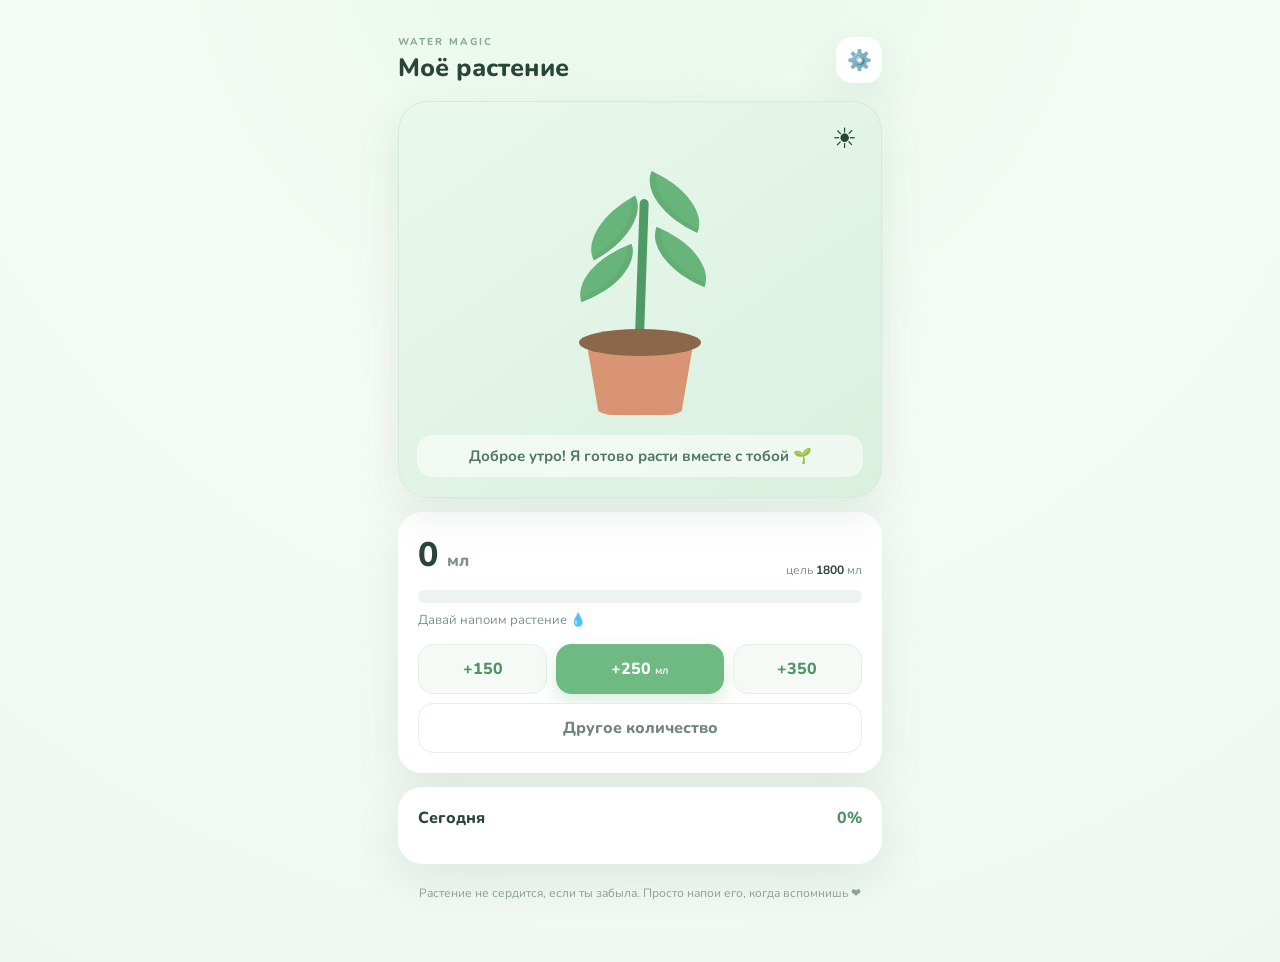
<file: index.html>
<!doctype html>
<html lang="ru">
<head>
  <meta charset="UTF-8" />
  <meta name="viewport" content="width=device-width,initial-scale=1,viewport-fit=cover" />
  <meta name="theme-color" content="#dff4e7" />
  <meta name="apple-mobile-web-app-capable" content="yes" />
  <meta name="apple-mobile-web-app-status-bar-style" content="default" />
  <meta name="apple-mobile-web-app-title" content="Моё растение" />
  <link rel="manifest" href="/manifest.json" />
  <link rel="icon" href="/icon.svg" />
  <link rel="stylesheet" href="/style.css" />
  <title>Моё растение 🌱</title>
</head>
<body>
  <main class="app">
    <header class="topbar">
      <div>
        <p class="eyebrow">WATER MAGIC</p>
        <h1>Моё растение</h1>
      </div>
      <button class="icon-btn" id="settingsBtn" aria-label="Настройки">⚙️</button>
    </header>

    <section class="plant-card" id="plantCard">
      <div class="sun">☀️</div>
      <div class="plant-stage" id="plantStage">
        <div class="sparkles" id="sparkles">✦　✧　✦</div>
        <div class="plant" id="plant" aria-label="Растение">
          <div class="leaf leaf-1"></div><div class="leaf leaf-2"></div>
          <div class="leaf leaf-3"></div><div class="leaf leaf-4"></div>
          <div class="stem"></div>
          <div class="flower"><i></i><i></i><i></i><i></i><b></b></div>
        </div>
        <div class="pot"><div class="soil"></div><div class="pot-body"></div></div>
      </div>
      <div class="plant-message" id="plantMessage">Доброе утро! Я готово расти вместе с тобой 🌱</div>
    </section>

    <section class="water-section">
      <div class="progress-head">
        <div><span id="waterAmount">0</span> <small>мл</small></div>
        <div class="goal">цель <strong id="goalAmount">1800</strong> мл</div>
      </div>
      <div class="progress-track"><div class="progress-fill" id="progressFill"></div></div>
      <p class="status" id="statusText">Давай напоим растение 💧</p>

      <div class="quick-add">
        <button data-amount="150">+150</button>
        <button data-amount="250" class="primary">+250 <span>мл</span></button>
        <button data-amount="350">+350</button>
      </div>
      <button class="custom-btn" id="customBtn">Другое количество</button>
    </section>

    <section class="history-card">
      <div class="section-title"><span>Сегодня</span><span id="percent">0%</span></div>
      <div class="drops" id="drops"></div>
    </section>

    <p class="footer-note">Растение не сердится, если ты забыла. Просто напои его, когда вспомнишь ❤️</p>
  </main>

  <div class="modal hidden" id="customModal">
    <div class="modal-backdrop" data-close></div>
    <div class="modal-sheet">
      <button class="close" data-close>×</button>
      <h2>Сколько воды? 💧</h2>
      <p>Запиши, сколько ты выпила.</p>
      <input id="customInput" type="number" min="1" max="3000" step="10" inputmode="numeric" placeholder="250" />
      <button class="primary wide" id="addCustom">Напоить растение</button>
    </div>
  </div>

  <div class="modal hidden" id="settingsModal">
    <div class="modal-backdrop" data-close></div>
    <div class="modal-sheet">
      <button class="close" data-close>×</button>
      <h2>Настройки 🌿</h2>
      <label>Цель на день<input id="goalInput" type="number" min="500" max="5000" step="50" /></label>
      <button class="primary wide" id="saveGoal">Сохранить</button>
      <button class="notify-btn" id="notifyBtn">🔔 Включить напоминания</button>
      <a class="admin-link" href="/admin.html">Экран разработчика →</a>
    </div>
  </div>

  <script src="/app.js"></script>
</body>
</html>
</file>
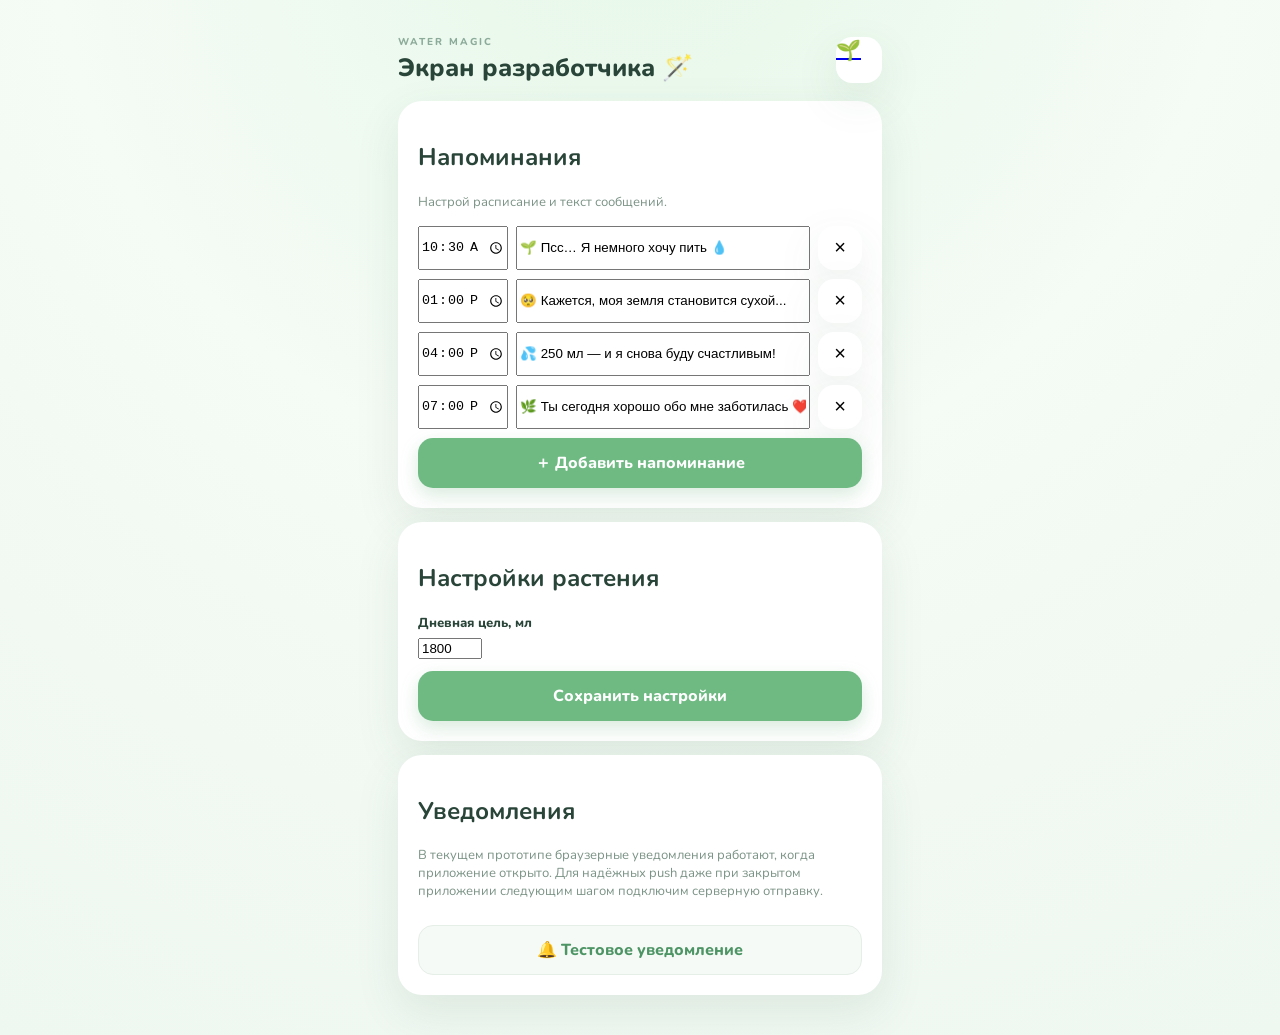
<file: admin.html>
<!doctype html><html lang="ru"><head><meta charset="utf-8"><meta name="viewport" content="width=device-width,initial-scale=1"><meta name="theme-color" content="#dff4e7"><link rel="stylesheet" href="/style.css"><title>Water Magic — Разработчик</title></head><body><main class="app"><header class="topbar"><div><p class="eyebrow">WATER MAGIC</p><h1>Экран разработчика 🪄</h1></div><a class="icon-btn" href="/" aria-label="На главную">🌱</a></header><section class="water-section"><h2>Напоминания</h2><p class="status">Настрой расписание и текст сообщений.</p><div id="reminders"></div><button class="primary wide" id="add">＋ Добавить напоминание</button></section><section class="water-section"><h2>Настройки растения</h2><label>Дневная цель, мл<input id="goal" type="number" min="500" max="5000" step="50"></label><button class="primary wide" id="save">Сохранить настройки</button></section><section class="water-section"><h2>Уведомления</h2><p class="status">В текущем прототипе браузерные уведомления работают, когда приложение открыто. Для надёжных push даже при закрытом приложении следующим шагом подключим серверную отправку.</p><button class="notify-btn" id="test">🔔 Тестовое уведомление</button></section></main><script src="/admin.js"></script></body></html>
</file>
<file: style.css>
@import url('https://fonts.googleapis.com/css2?family=Nunito:wght@400;600;700;800&display=swap');
:root{--bg:#f5fbf5;--card:#fff;--ink:#294438;--muted:#7b9386;--green:#6fba83;--green-dark:#4e9565;--mint:#dff4e7;--line:#e5eee7;--shadow:0 16px 45px rgba(52,100,70,.10)}*{box-sizing:border-box}body{margin:0;background:radial-gradient(circle at 50% -10%,#e6f8e9 0,#f5fbf5 45%,#eef7f0 100%);color:var(--ink);font-family:Nunito,system-ui,sans-serif;min-height:100vh}.app{width:min(100%,520px);margin:auto;padding:24px 18px 40px}.topbar{display:flex;align-items:center;justify-content:space-between;margin-bottom:16px}.eyebrow{font-size:10px;font-weight:800;letter-spacing:2px;color:#8cab9a;margin:0 0 2px}.topbar h1{font-size:25px;margin:0;font-weight:800}.icon-btn{border:0;background:#fff;border-radius:16px;width:46px;height:46px;font-size:20px;box-shadow:var(--shadow);cursor:pointer}.plant-card{position:relative;background:linear-gradient(145deg,#e9f8ec,#d9f0df);border:1px solid #d5ebda;border-radius:30px;padding:18px 18px 20px;overflow:hidden;box-shadow:var(--shadow)}.sun{position:absolute;right:24px;top:18px;font-size:28px}.plant-stage{height:315px;position:relative;display:flex;align-items:flex-end;justify-content:center}.sparkles{position:absolute;top:45px;color:#fff;font-size:20px;opacity:0;transition:.5s}.plant{position:absolute;bottom:76px;width:155px;height:210px;transform-origin:bottom center;transition:transform .7s,filter .7s}.stem{position:absolute;left:74px;bottom:0;width:9px;height:160px;background:#4f9a65;border-radius:10px;transform:rotate(2deg)}.leaf{position:absolute;width:67px;height:38px;background:#68b57b;border-radius:100% 0 100% 0;box-shadow:inset -5px -4px 0 rgba(0,0,0,.04);transition:.7s}.leaf-1{left:18px;bottom:112px;transform:rotate(-28deg)}.leaf-2{left:78px;bottom:138px;transform:scaleX(-1) rotate(-24deg)}.leaf-3{left:10px;bottom:67px;transform:rotate(-20deg)}.leaf-4{left:84px;bottom:83px;transform:scaleX(-1) rotate(-22deg)}.flower{position:absolute;left:53px;top:0;width:55px;height:55px;opacity:0;transform:scale(.4);transition:.8s}.flower i{position:absolute;width:29px;height:29px;background:#ef9bb2;border-radius:50%}.flower i:nth-child(1){left:13px;top:0}.flower i:nth-child(2){left:25px;top:16px}.flower i:nth-child(3){left:12px;top:27px}.flower i:nth-child(4){left:0;top:16px}.flower b{position:absolute;left:17px;top:18px;width:21px;height:21px;border-radius:50%;background:#f5c96b}.pot{position:absolute;bottom:16px;width:122px;height:90px}.soil{position:absolute;top:0;left:0;width:122px;height:27px;border-radius:50%;background:#8a674b;z-index:2}.pot-body{position:absolute;top:10px;left:7px;width:108px;height:76px;background:#d99573;border-radius:8px 8px 26px 26px;clip-path:polygon(0 0,100% 0,88% 100%,12% 100%)}.plant-message{text-align:center;font-size:15px;font-weight:700;color:#507664;background:rgba(255,255,255,.55);padding:11px 14px;border-radius:15px}.water-section,.history-card{background:#fff;border-radius:24px;padding:20px;margin-top:14px;box-shadow:var(--shadow)}.progress-head{display:flex;align-items:end;justify-content:space-between}.progress-head>div:first-child{font-size:34px;font-weight:800}.progress-head small{font-size:17px;color:var(--muted)}.goal{font-size:12px;color:var(--muted)}.goal strong{color:var(--ink)}.progress-track{height:13px;background:#edf3ef;border-radius:20px;margin:12px 0 8px;overflow:hidden}.progress-fill{height:100%;width:0;background:linear-gradient(90deg,#79c98d,#4fae70);border-radius:20px;transition:width .6s}.status{font-size:13px;color:var(--muted);margin:0 0 15px}.quick-add{display:grid;grid-template-columns:1fr 1.3fr 1fr;gap:9px}.quick-add button,.custom-btn,.notify-btn{font:inherit;font-weight:800;border:1px solid var(--line);background:#f6faf7;color:var(--green-dark);border-radius:15px;padding:13px;cursor:pointer}.quick-add button.primary,.primary{background:var(--green);color:#fff;border-color:var(--green);box-shadow:0 7px 18px rgba(82,165,105,.22)}.quick-add span{font-size:11px;font-weight:600}.custom-btn{width:100%;margin-top:9px;background:#fff;color:#70877b}.section-title{display:flex;justify-content:space-between;font-weight:800}.section-title span:last-child{color:var(--green-dark)}.drops{display:flex;gap:7px;flex-wrap:wrap;margin-top:15px}.drop{width:28px;height:36px;background:#e1f3e6;clip-path:path('M14 0 C14 0 28 16 28 24 A14 14 0 1 1 0 24 C0 16 14 0 14 0');position:relative}.drop.filled{background:#76bf89}.footer-note{text-align:center;color:#8aa092;font-size:12px;line-height:1.5;padding:8px 18px}.modal{position:fixed;inset:0;z-index:20;display:flex;align-items:flex-end;justify-content:center}.hidden{display:none}.modal-backdrop{position:absolute;inset:0;background:rgba(35,60,45,.28);backdrop-filter:blur(3px)}.modal-sheet{position:relative;width:min(100%,520px);background:#fff;border-radius:28px 28px 0 0;padding:25px 20px 34px;box-shadow:0 -20px 60px rgba(0,0,0,.12);z-index:1}.modal-sheet h2{margin:0 0 6px;font-size:23px}.modal-sheet p{margin:0 0 18px;color:var(--muted);font-size:14px}.modal-sheet input{width:100%;border:1px solid var(--line);background:#f7faf8;border-radius:15px;padding:14px;font:inherit;font-size:18px;margin-bottom:10px}.wide{width:100%;padding:14px;border:0;border-radius:15px;font:inherit;font-weight:800;cursor:pointer}.close{position:absolute;right:18px;top:17px;border:0;background:#f2f6f3;width:34px;height:34px;border-radius:50%;font-size:22px;color:#70877b;cursor:pointer}.notify-btn{width:100%;margin-top:10px}.admin-link{display:block;text-align:center;margin-top:18px;color:#6d8d79;font-size:13px;text-decoration:none;font-weight:700}label{display:block;font-size:13px;font-weight:800;margin-bottom:12px}label input{display:block;margin-top:6px!important}@media(min-width:600px){.app{padding-top:35px}}
.plant.state-dry{transform:rotate(-5deg) scale(.92);filter:saturate(.7)}.plant.state-thirsty{transform:rotate(-2deg) scale(.96)}.plant.state-happy{transform:scale(1.03)}.plant.state-bloom .flower{opacity:1;transform:scale(1)}.plant.state-bloom .sparkles{opacity:1}
</file>
